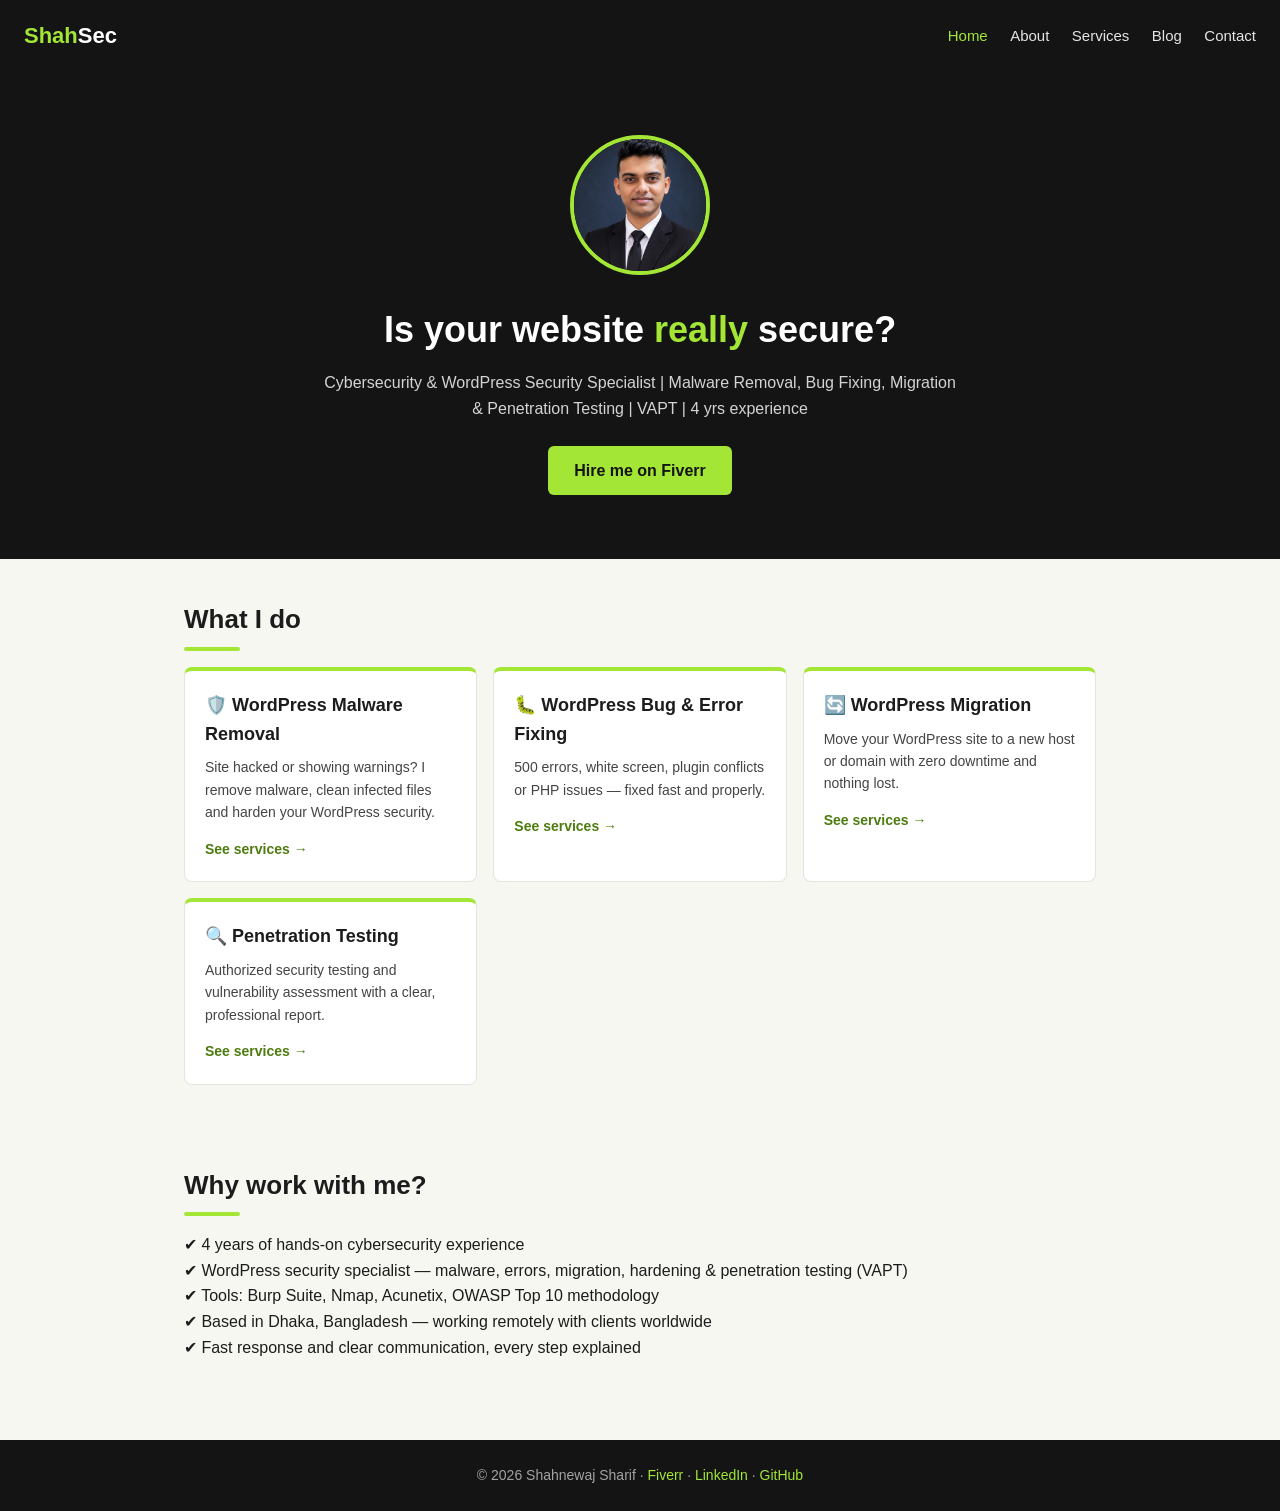
<file: index.html>
<!DOCTYPE html>
<html lang="en">
<head>
<meta charset="UTF-8">
<meta name="viewport" content="width=device-width, initial-scale=1.0">
<title>Shahnewaj Sharif — Cybersecurity & WordPress Security Specialist</title>

<meta name="description" content="Cybersecurity & WordPress Security Specialist — WordPress malware removal, bug fixing, migration and penetration testing (VAPT). 4 years of experience, Dhaka, Bangladesh — working remotely worldwide.">

<link rel="stylesheet" href="style.css">
</head>
<body>
<header>
  <a class="logo" href="index.html">Shah<span>Sec</span></a>
  <nav>
    <a href="index.html" class="active">Home</a>
    <a href="about.html">About</a>
    <a href="services.html">Services</a>
    <a href="blog.html">Blog</a>
    <a href="contact.html">Contact</a>
  </nav>
</header>

<section class="hero">
<img src="profile.png" alt="Shahnewaj Sharif" class="profile-pic">
  <h1>Is your website <em>really</em> secure?</h1>
  <p>Cybersecurity &amp; WordPress Security Specialist | Malware Removal, Bug Fixing, Migration &amp; Penetration Testing | VAPT | 4 yrs experience</p>

  <a class="btn" href="https://www.fiverr.com/shahcyber">Hire me on Fiverr</a>
</section>

<div class="wrap">
  <h2>What I do</h2>
  <div class="cards">
    <div class="card">
      <h3>🛡️ WordPress Malware Removal</h3>
      <p>Site hacked or showing warnings? I remove malware, clean infected files and harden your WordPress security.</p>
      <a href="services.html">See services →</a>
    </div>
    <div class="card">
      <h3>🐛 WordPress Bug &amp; Error Fixing</h3>
      <p>500 errors, white screen, plugin conflicts or PHP issues — fixed fast and properly.</p>
      <a href="services.html">See services →</a>
    </div>
    <div class="card">
      <h3>🔄 WordPress Migration</h3>
      <p>Move your WordPress site to a new host or domain with zero downtime and nothing lost.</p>
      <a href="services.html">See services →</a>
    </div>
    <div class="card">
      <h3>🔍 Penetration Testing</h3>
      <p>Authorized security testing and vulnerability assessment with a clear, professional report.</p>
      <a href="services.html">See services →</a>
    </div>
  </div>
</div>

<div class="wrap">
  <h2>Why work with me?</h2>
  <p>✔ 4 years of hands-on cybersecurity experience<br>
  ✔ WordPress security specialist — malware, errors, migration, hardening & penetration testing (VAPT)<br>
  ✔ Tools: Burp Suite, Nmap, Acunetix, OWASP Top 10 methodology<br>
  ✔ Based in Dhaka, Bangladesh — working remotely with clients worldwide<br>
  ✔ Fast response and clear communication, every step explained</p>
</div>

<footer>
  © 2026 Shahnewaj Sharif · <a href="https://www.fiverr.com/shahcyber">Fiverr</a> · <a href="https://www.linkedin.com/in/shahnewaj-sharif-12657544a">LinkedIn</a> · <a href="https://github.com/shahsec">GitHub</a>
</footer>
</body>
</html>
</file>
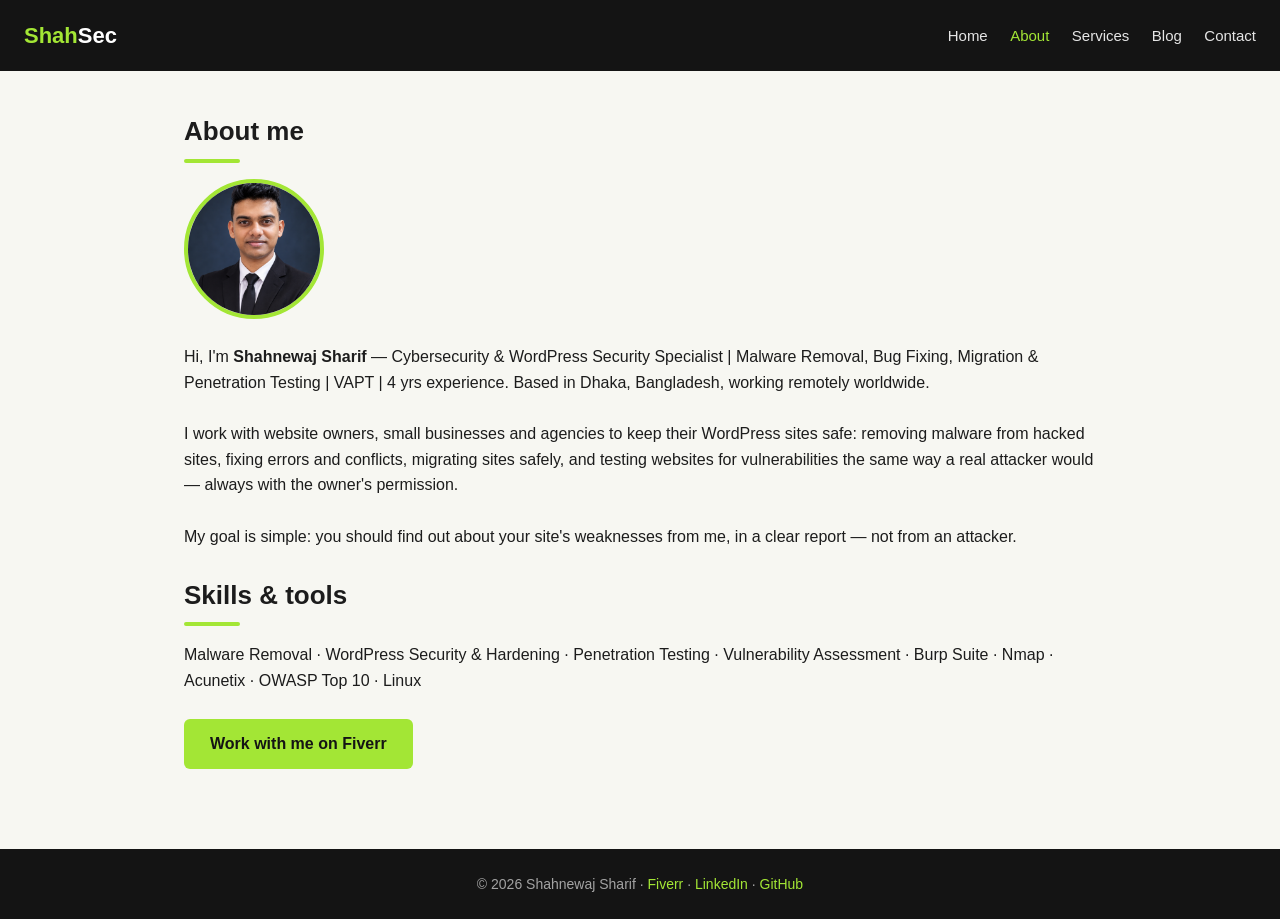
<file: about.html>
<!DOCTYPE html>
<html lang="en">
<head>
<meta charset="UTF-8">
<meta name="viewport" content="width=device-width, initial-scale=1.0">
<title>About — Shahnewaj Sharif</title>
<meta name="description" content="About Shahnewaj Sharif, Cybersecurity & WordPress Security Specialist from Dhaka, Bangladesh — malware removal, bug fixing, migration and penetration testing (VAPT).">

<link rel="stylesheet" href="style.css">
</head>
<body>
<header>
  <a class="logo" href="index.html">Shah<span>Sec</span></a>
  <nav>
    <a href="index.html">Home</a>
    <a href="about.html" class="active">About</a>
    <a href="services.html">Services</a>
    <a href="blog.html">Blog</a>
    <a href="contact.html">Contact</a>
  </nav>
</header>

<div class="wrap">
  <h2>About me</h2>
  <img src="profile.png" alt="Shahnewaj Sharif" class="profile-pic">
  <p>Hi, I'm <strong>Shahnewaj Sharif</strong> — Cybersecurity &amp; WordPress Security Specialist | Malware Removal, Bug Fixing, Migration &amp; Penetration Testing | VAPT | 4 yrs experience. Based in Dhaka, Bangladesh, working remotely worldwide.</p>

  <br>
  <p>I work with website owners, small businesses and agencies to keep their WordPress sites safe: removing malware from hacked sites, fixing errors and conflicts, migrating sites safely, and testing websites for vulnerabilities the same way a real attacker would — always with the owner's permission.</p>
  <br>
  <p>My goal is simple: you should find out about your site's weaknesses from me, in a clear report — not from an attacker.</p>
  <br>
  <h2>Skills &amp; tools</h2>
  <p>Malware Removal · WordPress Security &amp; Hardening · Penetration Testing · Vulnerability Assessment ·  Burp Suite · Nmap · Acunetix · OWASP Top 10 · Linux</p>
  <br>
  <a class="btn" href="https://www.fiverr.com/shahcyber">Work with me on Fiverr</a>
</div>

<footer>
  © 2026 Shahnewaj Sharif · <a href="https://www.fiverr.com/shahcyber">Fiverr</a> · <a href="https://www.linkedin.com/in/shahnewaj-sharif-12657544a">LinkedIn</a> · <a href="https://github.com/shahsec">GitHub</a>
</footer>
</body>
</html>
</file>
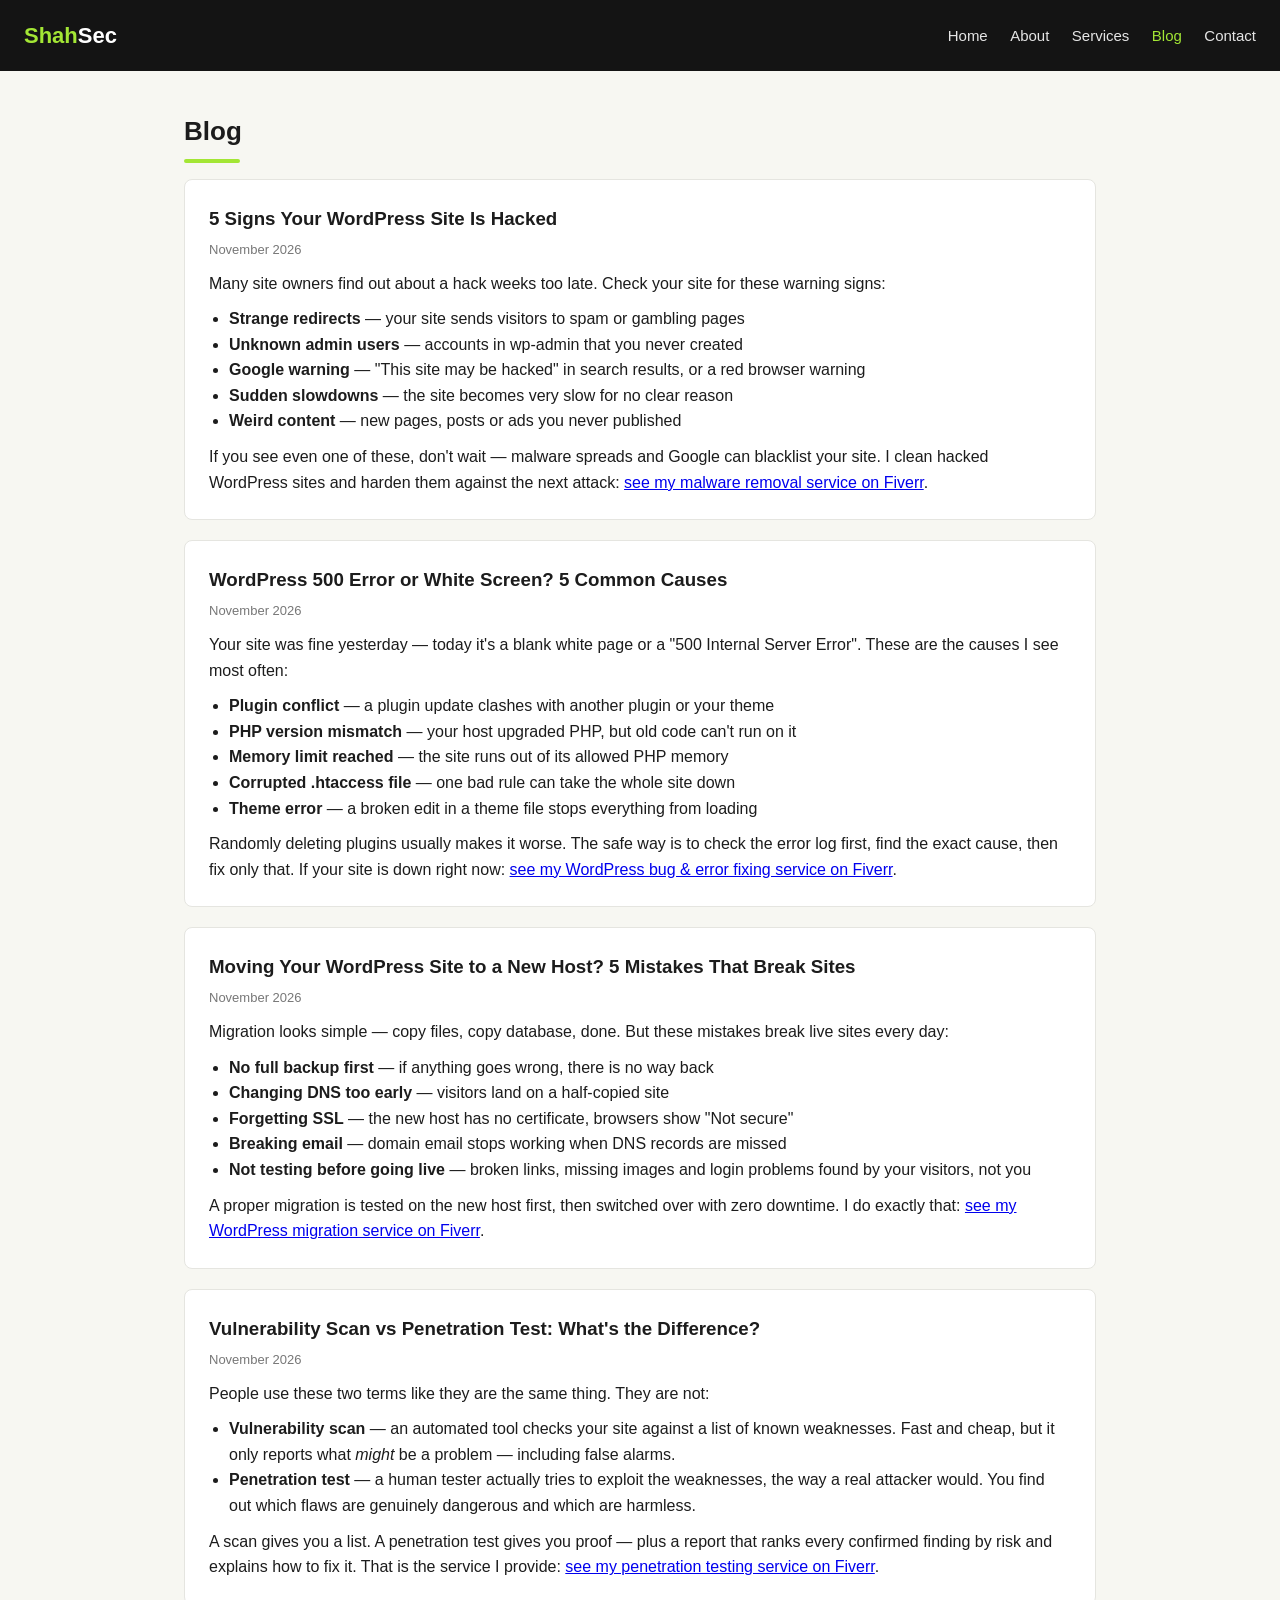
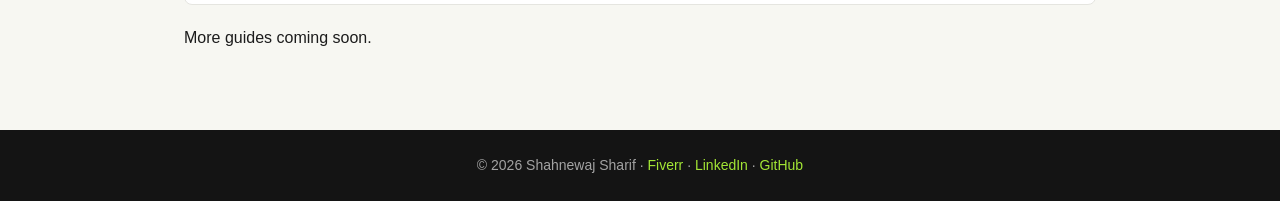
<file: blog.html>
<!DOCTYPE html>
<html lang="en">
<head>
<meta charset="UTF-8">
<meta name="viewport" content="width=device-width, initial-scale=1.0">
<title>Blog — Shahnewaj Sharif</title>
<meta name="description" content="WordPress security tips and cybersecurity guides by Shahnewaj Sharif.">
<link rel="stylesheet" href="style.css">
</head>
<body>
<header>
  <a class="logo" href="index.html">Shah<span>Sec</span></a>
  <nav>
    <a href="index.html">Home</a>
    <a href="about.html">About</a>
    <a href="services.html">Services</a>
    <a href="blog.html" class="active">Blog</a>
    <a href="contact.html">Contact</a>
  </nav>
</header>

<div class="wrap">
  <h2>Blog</h2>

  <article>
    <h3>5 Signs Your WordPress Site Is Hacked</h3>
    <p class="date">November 2026</p>
    <p>Many site owners find out about a hack weeks too late. Check your site for these warning signs:</p>
    <ul>
      <li><strong>Strange redirects</strong> — your site sends visitors to spam or gambling pages</li>
      <li><strong>Unknown admin users</strong> — accounts in wp-admin that you never created</li>
      <li><strong>Google warning</strong> — "This site may be hacked" in search results, or a red browser warning</li>
      <li><strong>Sudden slowdowns</strong> — the site becomes very slow for no clear reason</li>
      <li><strong>Weird content</strong> — new pages, posts or ads you never published</li>
    </ul>
    <p>If you see even one of these, don't wait — malware spreads and Google can blacklist your site. I clean hacked WordPress sites and harden them against the next attack: <a href="https://www.fiverr.com/shahcyber/remove-malware-from-hacked-wordpress-website-and-fix-security-issues-f65c">see my malware removal service on Fiverr</a>.</p>
  </article>

  <article>
    <h3>WordPress 500 Error or White Screen? 5 Common Causes</h3>
    <p class="date">November 2026</p>
    <p>Your site was fine yesterday — today it's a blank white page or a "500 Internal Server Error". These are the causes I see most often:</p>
    <ul>
      <li><strong>Plugin conflict</strong> — a plugin update clashes with another plugin or your theme</li>
      <li><strong>PHP version mismatch</strong> — your host upgraded PHP, but old code can't run on it</li>
      <li><strong>Memory limit reached</strong> — the site runs out of its allowed PHP memory</li>
      <li><strong>Corrupted .htaccess file</strong> — one bad rule can take the whole site down</li>
      <li><strong>Theme error</strong> — a broken edit in a theme file stops everything from loading</li>
    </ul>
    <p>Randomly deleting plugins usually makes it worse. The safe way is to check the error log first, find the exact cause, then fix only that. If your site is down right now: <a href="https://www.fiverr.com/shahcyber/fix-wordpress-errors-bugs-plugin-conflicts-and-php-issues">see my WordPress bug &amp; error fixing service on Fiverr</a>.</p>
  </article>

  <article>
    <h3>Moving Your WordPress Site to a New Host? 5 Mistakes That Break Sites</h3>
    <p class="date">November 2026</p>
    <p>Migration looks simple — copy files, copy database, done. But these mistakes break live sites every day:</p>
    <ul>
      <li><strong>No full backup first</strong> — if anything goes wrong, there is no way back</li>
      <li><strong>Changing DNS too early</strong> — visitors land on a half-copied site</li>
      <li><strong>Forgetting SSL</strong> — the new host has no certificate, browsers show "Not secure"</li>
      <li><strong>Breaking email</strong> — domain email stops working when DNS records are missed</li>
      <li><strong>Not testing before going live</strong> — broken links, missing images and login problems found by your visitors, not you</li>
    </ul>
    <p>A proper migration is tested on the new host first, then switched over with zero downtime. I do exactly that: <a href="https://www.fiverr.com/shahcyber/migrate-wordpress-website-to-new-host-or-domain-with-zero-downtime">see my WordPress migration service on Fiverr</a>.</p>
  </article>

  <article>
    <h3>Vulnerability Scan vs Penetration Test: What's the Difference?</h3>
    <p class="date">November 2026</p>
    <p>People use these two terms like they are the same thing. They are not:</p>
    <ul>
      <li><strong>Vulnerability scan</strong> — an automated tool checks your site against a list of known weaknesses. Fast and cheap, but it only reports what <em>might</em> be a problem — including false alarms.</li>
      <li><strong>Penetration test</strong> — a human tester actually tries to exploit the weaknesses, the way a real attacker would. You find out which flaws are genuinely dangerous and which are harmless.</li>
    </ul>
    <p>A scan gives you a list. A penetration test gives you proof — plus a report that ranks every confirmed finding by risk and explains how to fix it. That is the service I provide: <a href="https://www.fiverr.com/shahcyber/perform-penetration-testing-and-vulnerability-assessments">see my penetration testing service on Fiverr</a>.</p>
  </article>

  <p>More guides coming soon.</p>
</div>

<footer>
  © 2026 Shahnewaj Sharif · <a href="https://www.fiverr.com/shahcyber">Fiverr</a> · <a href="https://www.linkedin.com/in/shahnewaj-sharif-12657544a">LinkedIn</a> · <a href="https://github.com/shahsec">GitHub</a>
</footer>
</body>
</html>
</file>
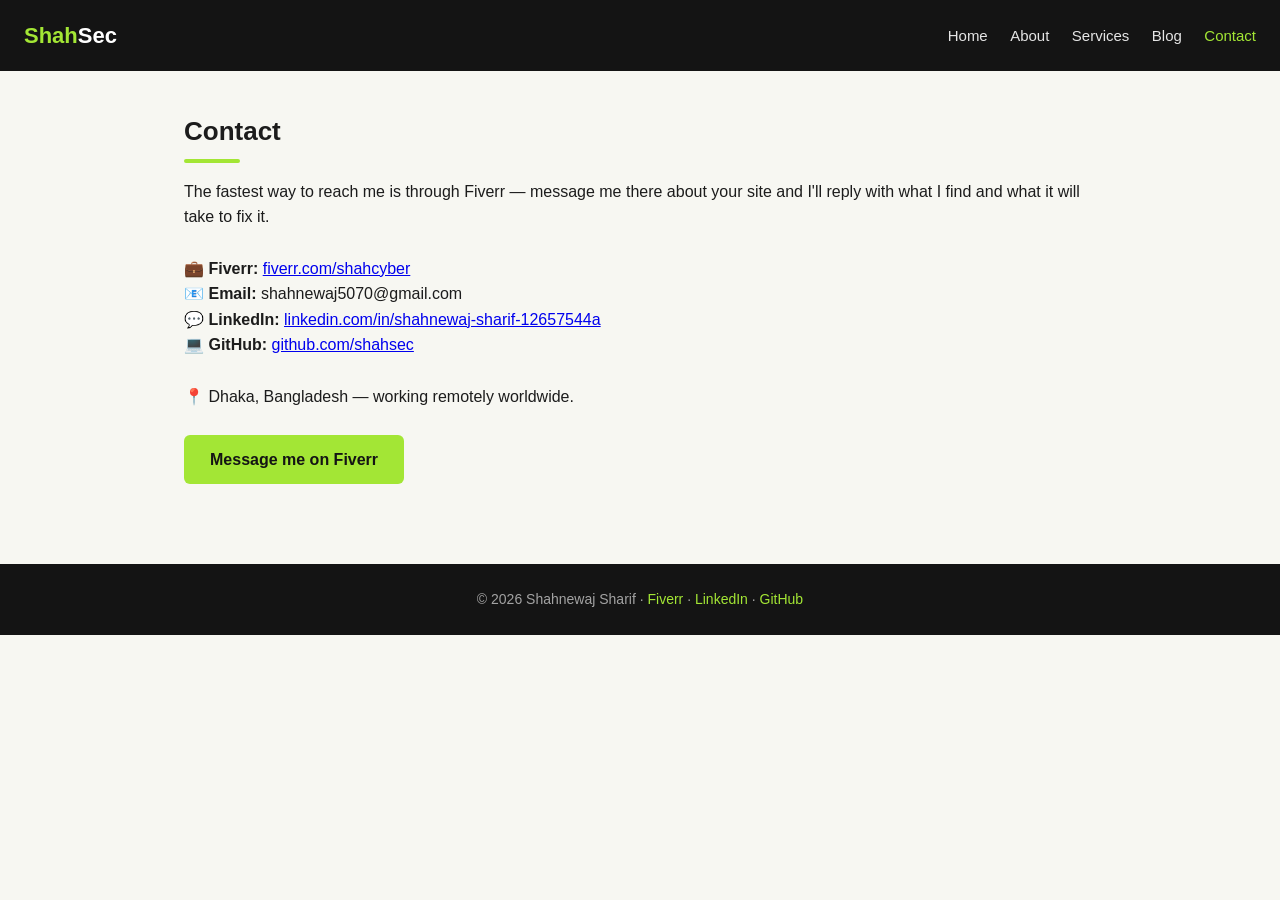
<file: contact.html>
<!DOCTYPE html>
<html lang="en">
<head>
<meta charset="UTF-8">
<meta name="viewport" content="width=device-width, initial-scale=1.0">
<title>Contact — Shahnewaj Sharif</title>
<meta name="description" content="Contact Shahnewaj Sharif for WordPress security and penetration testing services.">
<link rel="stylesheet" href="style.css">
</head>
<body>
<header>
  <a class="logo" href="index.html">Shah<span>Sec</span></a>
  <nav>
    <a href="index.html">Home</a>
    <a href="about.html">About</a>
    <a href="services.html">Services</a>
    <a href="blog.html">Blog</a>
    <a href="contact.html" class="active">Contact</a>
  </nav>
</header>

<div class="wrap">
  <h2>Contact</h2>
  <p>The fastest way to reach me is through Fiverr — message me there about your site and I'll reply with what I find and what it will take to fix it.</p>
  <br>
  <p>💼 <strong>Fiverr:</strong> <a href="https://www.fiverr.com/shahcyber">fiverr.com/shahcyber</a><br>
  📧 <strong>Email:</strong> shahnewaj5070@gmail.com<br>
  💬 <strong>LinkedIn:</strong> <a href="https://www.linkedin.com/in/shahnewaj-sharif-12657544a">linkedin.com/in/shahnewaj-sharif-12657544a</a><br>
  💻 <strong>GitHub:</strong> <a href="https://github.com/shahsec">github.com/shahsec</a></p>
  <br>
  <p>📍 Dhaka, Bangladesh — working remotely worldwide.</p>
  <br>
  <a class="btn" href="https://www.fiverr.com/shahcyber">Message me on Fiverr</a>
</div>

<footer>
  © 2026 Shahnewaj Sharif · <a href="https://www.fiverr.com/shahcyber">Fiverr</a> · <a href="https://www.linkedin.com/in/shahnewaj-sharif-12657544a">LinkedIn</a> · <a href="https://github.com/shahsec">GitHub</a>
</footer>
</body>
</html>
</file>
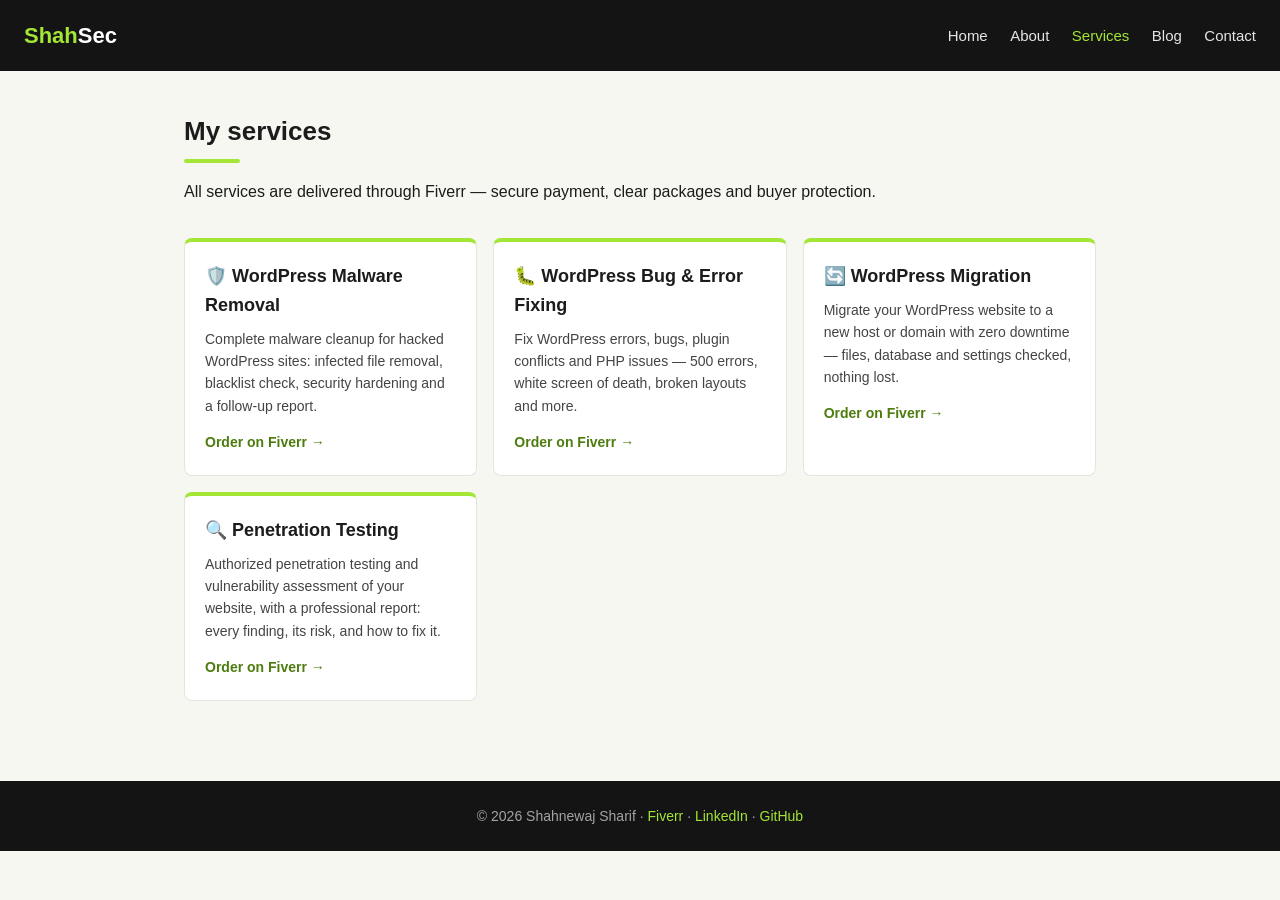
<file: services.html>
<!DOCTYPE html>
<html lang="en">
<head>
<meta charset="UTF-8">
<meta name="viewport" content="width=device-width, initial-scale=1.0">
<title>Services — Shahnewaj Sharif</title>
<meta name="description" content="WordPress malware removal, bug & error fixing, migration and penetration testing services by Shahnewaj Sharif.">
<link rel="stylesheet" href="style.css">
</head>
<body>
<header>
  <a class="logo" href="index.html">Shah<span>Sec</span></a>
  <nav>
    <a href="index.html">Home</a>
    <a href="about.html">About</a>
    <a href="services.html" class="active">Services</a>
    <a href="blog.html">Blog</a>
    <a href="contact.html">Contact</a>
  </nav>
</header>

<div class="wrap">
  <h2>My services</h2>
  <p>All services are delivered through Fiverr — secure payment, clear packages and buyer protection.</p>
  <br>
  <div class="cards">
    <div class="card">
      <h3>🛡️ WordPress Malware Removal</h3>
      <p>Complete malware cleanup for hacked WordPress sites: infected file removal, blacklist check, security hardening and a follow-up report.</p>
      <a href="https://www.fiverr.com/shahcyber/remove-malware-from-hacked-wordpress-website-and-fix-security-issues-f65c">Order on Fiverr →</a>
    </div>
    <div class="card">
      <h3>🐛 WordPress Bug &amp; Error Fixing</h3>
      <p>Fix WordPress errors, bugs, plugin conflicts and PHP issues — 500 errors, white screen of death, broken layouts and more.</p>
      <a href="https://www.fiverr.com/shahcyber/fix-wordpress-errors-bugs-plugin-conflicts-and-php-issues">Order on Fiverr →</a>
    </div>
    <div class="card">
      <h3>🔄 WordPress Migration</h3>
      <p>Migrate your WordPress website to a new host or domain with zero downtime — files, database and settings checked, nothing lost.</p>
      <a href="https://www.fiverr.com/shahcyber/migrate-wordpress-website-to-new-host-or-domain-with-zero-downtime">Order on Fiverr →</a>
    </div>
    <div class="card">
      <h3>🔍 Penetration Testing</h3>
      <p>Authorized penetration testing and vulnerability assessment of your website, with a professional report: every finding, its risk, and how to fix it.</p>
      <a href="https://www.fiverr.com/shahcyber/perform-penetration-testing-and-vulnerability-assessments">Order on Fiverr →</a>
    </div>
  </div>
</div>

<footer>
  © 2026 Shahnewaj Sharif · <a href="https://www.fiverr.com/shahcyber">Fiverr</a> · <a href="https://www.linkedin.com/in/shahnewaj-sharif-12657544a">LinkedIn</a> · <a href="https://github.com/shahsec">GitHub</a>
</footer>
</body>
</html>
</file>
<file: style.css>
* { margin: 0; padding: 0; box-sizing: border-box; }
body { font-family: 'Segoe UI', Arial, sans-serif; background: #f7f7f2; color: #1c1c1c; line-height: 1.6; }
header { background: #141414; padding: 18px 24px; display: flex; flex-wrap: wrap; align-items: center; justify-content: space-between; }
.logo { color: #a3e635; font-size: 22px; font-weight: 700; text-decoration: none; }
.logo span { color: #ffffff; }
nav a { color: #e5e5e5; text-decoration: none; margin-left: 18px; font-size: 15px; }
nav a:hover, nav a.active { color: #a3e635; }
.hero { background: #141414; color: #fff; padding: 64px 24px; text-align: center; }
.hero h1 { font-size: 36px; margin-bottom: 12px; }
.hero h1 em { color: #a3e635; font-style: normal; }
.hero p { max-width: 640px; margin: 0 auto 24px; color: #d4d4d4; }
.btn { display: inline-block; background: #a3e635; color: #141414; padding: 12px 26px; border-radius: 6px; text-decoration: none; font-weight: 700; }
.btn:hover { background: #84cc16; }
.wrap { max-width: 960px; margin: 0 auto; padding: 40px 24px; }
h2 { font-size: 26px; margin-bottom: 16px; }
h2::after { content: ''; display: block; width: 56px; height: 4px; background: #a3e635; margin-top: 6px; border-radius: 2px; }
.cards { display: grid; grid-template-columns: repeat(auto-fit, minmax(220px, 1fr)); gap: 16px; margin-top: 8px; }
.card { background: #fff; border: 1px solid #e5e5e0; border-top: 4px solid #a3e635; border-radius: 8px; padding: 20px; }
.card h3 { font-size: 18px; margin-bottom: 8px; }
.card p { font-size: 14px; color: #444; margin-bottom: 12px; }
.card a { color: #4d7c0f; font-weight: 700; text-decoration: none; font-size: 14px; }
.card a:hover { text-decoration: underline; }
article { background: #fff; border: 1px solid #e5e5e0; border-radius: 8px; padding: 24px; margin-bottom: 20px; }
article h3 { margin-bottom: 6px; }
article .date { font-size: 13px; color: #777; margin-bottom: 10px; }
article ul { margin: 10px 0 10px 20px; }
footer { background: #141414; color: #a3a3a3; text-align: center; padding: 24px; font-size: 14px; margin-top: 40px; }
footer a { color: #a3e635; text-decoration: none; }
.profile-pic { width: 140px; height: 140px; border-radius: 50%; object-fit: cover; object-position: 50% 20%; border: 4px solid #a3e635; margin-bottom: 18px; }
</file>
